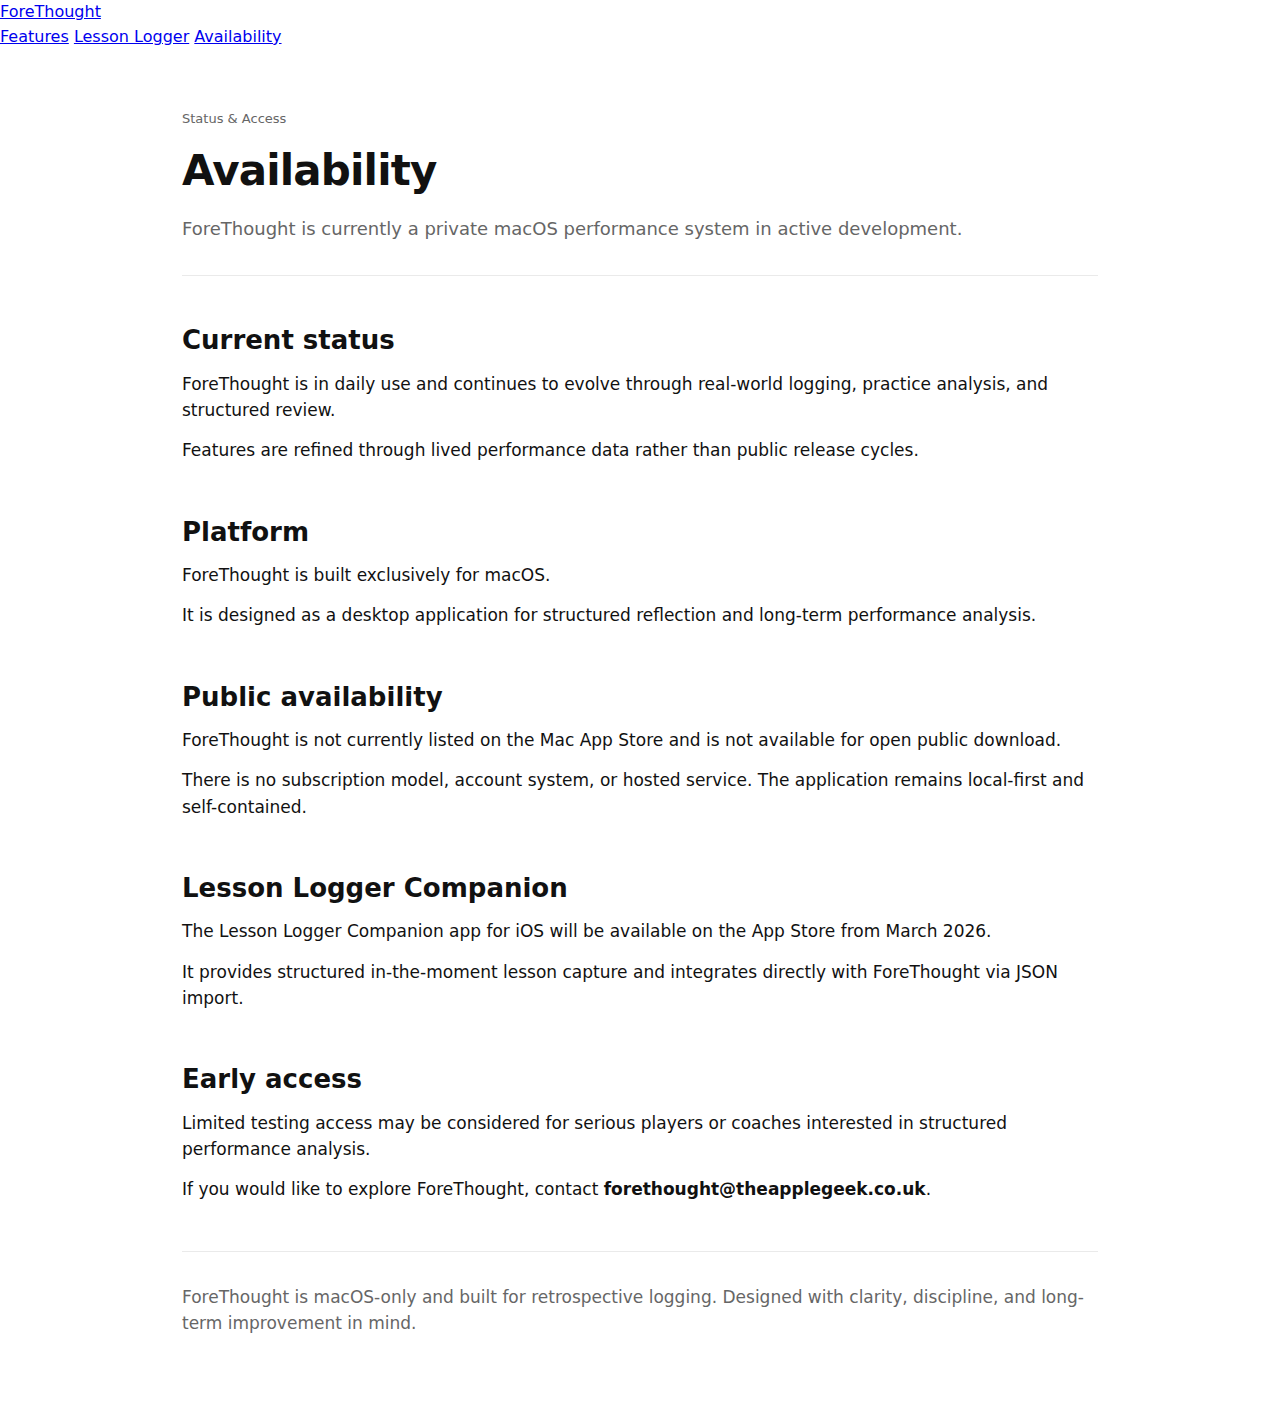
<file: availability.html>
<!doctype html>
<html lang="en">
<head>
  <meta charset="utf-8" />
  <meta name="viewport" content="width=device-width, initial-scale=1" />

  <title>ForeThought — Availability</title>
  <meta name="description" content="Availability and current status of ForeThought and Lesson Logger Companion." />

  <link rel="stylesheet" href="style.css" />
</head>

<body>

<nav class="topnav">
  <div class="nav-inner">
    <div class="nav-left">
      <a href="index.html" class="brand">ForeThought</a>
    </div>
    <div class="nav-right">
      <a href="features.html">Features</a>
      <a href="lesson-logger.html">Lesson Logger</a>
      <a href="availability.html">Availability</a>
    </div>
  </div>
</nav>

<main class="container">

<small class="muted">Status & Access</small>
<h1>Availability</h1>

<p class="lede">
ForeThought is currently a private macOS performance system in active development.
</p>

<hr/>

<section>
  <h2>Current status</h2>
  <p>
    ForeThought is in daily use and continues to evolve through real-world
    logging, practice analysis, and structured review.
  </p>
  <p>
    Features are refined through lived performance data rather than public
    release cycles.
  </p>
</section>

<section>
  <h2>Platform</h2>
  <p>
    ForeThought is built exclusively for macOS.
  </p>
  <p>
    It is designed as a desktop application for structured reflection and
    long-term performance analysis.
  </p>
</section>

<section>
  <h2>Public availability</h2>
  <p>
    ForeThought is not currently listed on the Mac App Store
    and is not available for open public download.
  </p>
  <p>
    There is no subscription model, account system, or hosted service.
    The application remains local-first and self-contained.
  </p>
</section>

<section>
  <h2>Lesson Logger Companion</h2>
  <p>
    The Lesson Logger Companion app for iOS will be available on the App Store
    from March 2026.
  </p>
  <p>
    It provides structured in-the-moment lesson capture and integrates directly
    with ForeThought via JSON import.
  </p>
</section>

<section>
  <h2>Early access</h2>
  <p>
    Limited testing access may be considered for serious players or coaches
    interested in structured performance analysis.
  </p>
  <p>
    If you would like to explore ForeThought, contact
    <strong>forethought@theapplegeek.co.uk</strong>.
  </p>
</section>

<hr/>

<p class="muted">
ForeThought is macOS-only and built for retrospective logging.
Designed with clarity, discipline, and long-term improvement in mind.
</p>

</main>

</body>
</html>
</file>
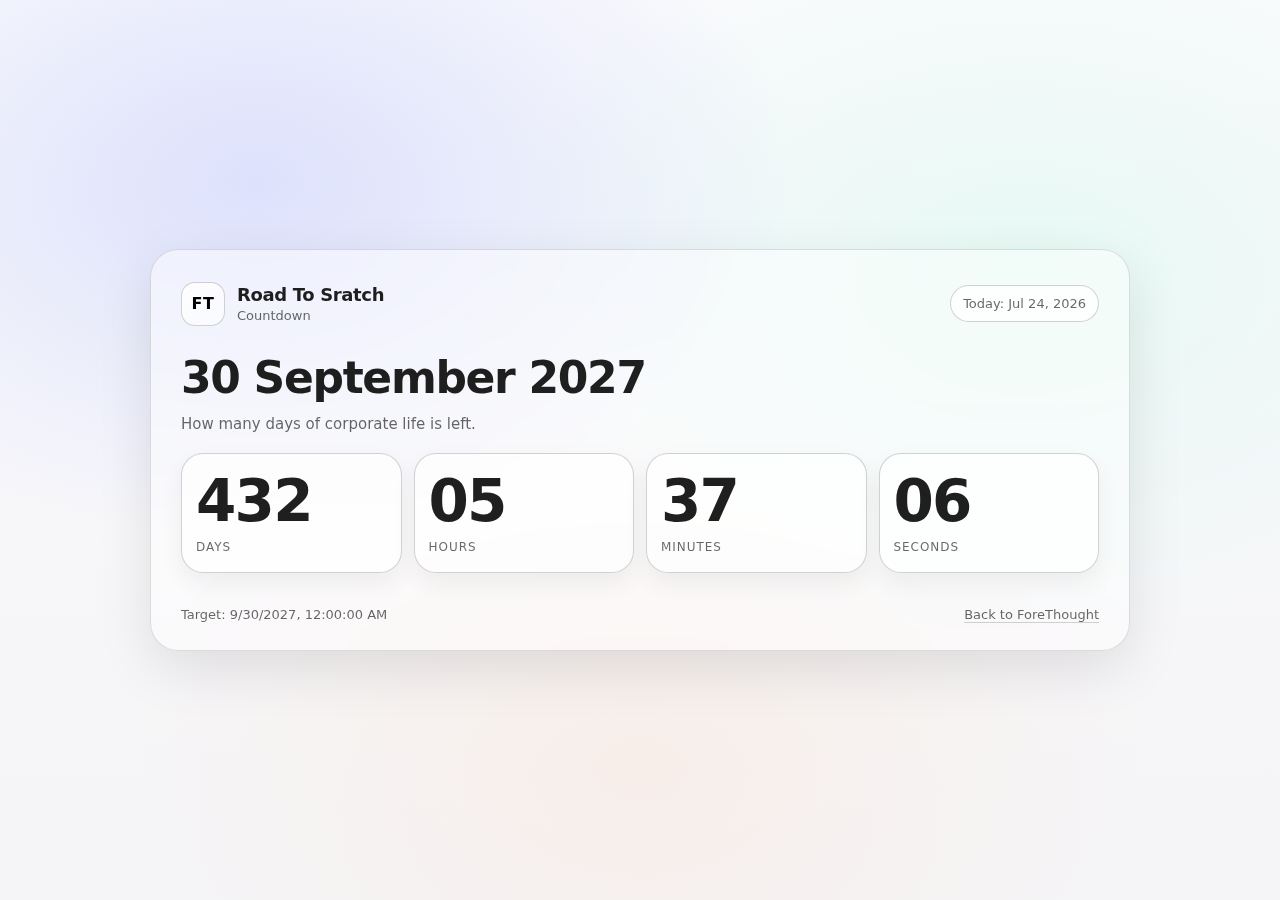
<file: countdown.html>
<!doctype html>
<html lang="en">
<head>
  <meta charset="utf-8" />
  <meta name="viewport" content="width=device-width, initial-scale=1" />
  <title>ForeThought Countdown</title>

  <style>
    :root{
      color-scheme: light dark;

      /* ForeThought-ish palette */
      --bg1: rgba(120, 140, 255, .22);
      --bg2: rgba(140, 255, 210, .16);
      --bg3: rgba(255, 180, 120, .12);

      --card: rgba(255, 255, 255, .70);
      --cardDark: rgba(20, 20, 24, .55);

      --stroke: rgba(127,127,127,.25);
      --strokeStrong: rgba(127,127,127,.35);

      --text: rgba(0,0,0,.88);
      --sub: rgba(0,0,0,.60);

      --textDark: rgba(255,255,255,.92);
      --subDark: rgba(255,255,255,.70);

      --shadow: 0 18px 55px rgba(0,0,0,.10);
      --shadowDark: 0 18px 55px rgba(0,0,0,.35);

      --radius: 22px;
    }

    * { box-sizing: border-box; }

    body{
      margin:0;
      min-height:100vh;
      display:grid;
      place-items:center;
      padding:24px;
      font-family: ui-sans-serif, system-ui, -apple-system, "SF Pro Display", "SF Pro Text", Segoe UI, Roboto, Helvetica, Arial, sans-serif;
      background:
        radial-gradient(900px 600px at 20% 20%, var(--bg1), transparent 60%),
        radial-gradient(900px 600px at 80% 30%, var(--bg2), transparent 60%),
        radial-gradient(900px 600px at 50% 85%, var(--bg3), transparent 60%),
        linear-gradient(180deg, rgba(250,250,252,1), rgba(245,245,248,1));
    }

    @media (prefers-color-scheme: dark){
      body{
        background:
          radial-gradient(900px 600px at 20% 20%, rgba(120, 140, 255, .20), transparent 60%),
          radial-gradient(900px 600px at 80% 30%, rgba(140, 255, 210, .13), transparent 60%),
          radial-gradient(900px 600px at 50% 85%, rgba(255, 180, 120, .10), transparent 60%),
          linear-gradient(180deg, rgba(10,10,12,1), rgba(14,14,18,1));
      }
    }

    .wrap{
      width:min(980px, 100%);
      border:1px solid var(--stroke);
      border-radius: calc(var(--radius) + 6px);
      padding: 26px;
      backdrop-filter: blur(14px);
      -webkit-backdrop-filter: blur(14px);
      box-shadow: var(--shadow);
      background: rgba(255,255,255,.45);
    }

    @media (prefers-color-scheme: dark){
      .wrap{
        background: rgba(18,18,22,.45);
        box-shadow: var(--shadowDark);
      }
    }

    header{
      display:flex;
      align-items:center;
      justify-content:space-between;
      gap:16px;
      padding: 6px 4px 18px;
    }

    .brand{
      display:flex;
      align-items:center;
      gap:12px;
      min-width: 0;
    }

    /* Placeholder "ForeThought" mark */
    .mark{
      width:44px;
      height:44px;
      border-radius: 14px;
      display:grid;
      place-items:center;
      font-weight: 800;
      letter-spacing: .04em;
      border: 1px solid var(--strokeStrong);
      background: linear-gradient(145deg, rgba(255,255,255,.9), rgba(255,255,255,.55));
    }

    @media (prefers-color-scheme: dark){
      .mark{
        background: linear-gradient(145deg, rgba(36,36,44,.95), rgba(18,18,22,.65));
      }
    }

    .brandText{
      display:flex;
      flex-direction:column;
      line-height: 1.1;
      min-width: 0;
    }

    .brandTitle{
      font-size: 18px;
      font-weight: 700;
      letter-spacing: -0.02em;
      color: var(--text);
      white-space: nowrap;
      overflow: hidden;
      text-overflow: ellipsis;
    }
    .brandSub{
      margin-top: 4px;
      font-size: 13px;
      color: var(--sub);
    }

    @media (prefers-color-scheme: dark){
      .brandTitle{ color: var(--textDark); }
      .brandSub{ color: var(--subDark); }
    }

    .pill{
      border: 1px solid var(--strokeStrong);
      border-radius: 999px;
      padding: 10px 12px;
      font-size: 13px;
      color: var(--sub);
      background: rgba(255,255,255,.55);
      backdrop-filter: blur(10px);
      -webkit-backdrop-filter: blur(10px);
      white-space: nowrap;
    }

    @media (prefers-color-scheme: dark){
      .pill{
        color: var(--subDark);
        background: rgba(18,18,22,.45);
      }
    }

    .hero{
      padding: 8px 4px 16px;
    }

    h1{
      margin: 0 0 10px;
      font-size: clamp(24px, 4.2vw, 44px);
      letter-spacing: -0.03em;
      color: var(--text);
    }
    p{
      margin: 0;
      color: var(--sub);
      font-size: 15px;
      line-height: 1.5;
    }
    @media (prefers-color-scheme: dark){
      h1{ color: var(--textDark); }
      p{ color: var(--subDark); }
    }

    .grid{
      display:grid;
      grid-template-columns: repeat(4, minmax(0, 1fr));
      gap: 12px;
      margin-top: 18px;
    }

    @media (max-width: 640px){
      .grid{ grid-template-columns: repeat(2, minmax(0, 1fr)); }
    }

    .card{
      border: 1px solid var(--strokeStrong);
      border-radius: var(--radius);
      padding: 18px 14px;
      background: var(--card);
      box-shadow: 0 10px 24px rgba(0,0,0,.06);
    }
    @media (prefers-color-scheme: dark){
      .card{
        background: var(--cardDark);
        box-shadow: 0 10px 24px rgba(0,0,0,.25);
      }
    }

    .num{
      font-size: clamp(26px, 6vw, 58px);
      font-weight: 800;
      letter-spacing: -0.03em;
      line-height: 1;
      color: var(--text);
    }
    .lbl{
      margin-top: 10px;
      font-size: 12px;
      letter-spacing: .08em;
      text-transform: uppercase;
      color: var(--sub);
    }
    @media (prefers-color-scheme: dark){
      .num{ color: var(--textDark); }
      .lbl{ color: var(--subDark); }
    }

    footer{
      margin-top: 18px;
      padding: 0 4px 2px;
      display:flex;
      justify-content:space-between;
      gap: 12px;
      flex-wrap: wrap;
      color: var(--sub);
      font-size: 13px;
    }
    @media (prefers-color-scheme: dark){
      footer{ color: var(--subDark); }
    }

    a{
      color: inherit;
      text-decoration: none;
      border-bottom: 1px solid rgba(127,127,127,.35);
    }
    a:hover{
      border-bottom-color: rgba(127,127,127,.60);
    }
  </style>
</head>

<body>
  <main class="wrap">
    <header>
      <div class="brand">
        <div class="mark" aria-hidden="true">FT</div>
        <div class="brandText">
          <div class="brandTitle">Road To Sratch</div>
          <div class="brandSub">Countdown</div>
        </div>
      </div>

      <div class="pill" id="todayPill">Today: …</div>
    </header>

    <section class="hero">
      <h1>30 September 2027</h1>
      <p>How many days of corporate life is left.</p>

      <div class="grid" aria-label="Countdown">
        <div class="card"><div class="num" id="days">—</div><div class="lbl">Days</div></div>
        <div class="card"><div class="num" id="hours">—</div><div class="lbl">Hours</div></div>
        <div class="card"><div class="num" id="minutes">—</div><div class="lbl">Minutes</div></div>
        <div class="card"><div class="num" id="seconds">—</div><div class="lbl">Seconds</div></div>
      </div>
    </section>

    <footer>
      <div id="targetLine">Target: …</div>
      <div><a href="/" aria-label="Back to site">Back to ForeThought</a></div>
    </footer>
  </main>

  <script>
    // Target date: 30 September 2027 at 00:00:00 local time
    const target = new Date(2027, 8, 30, 0, 0, 0); // months are 0-based (8 = September)

    const el = {
      days: document.getElementById("days"),
      hours: document.getElementById("hours"),
      minutes: document.getElementById("minutes"),
      seconds: document.getElementById("seconds"),
      todayPill: document.getElementById("todayPill"),
      targetLine: document.getElementById("targetLine"),
    };

    const pad2 = (n) => String(n).padStart(2, "0");

    function tick(){
      const now = new Date();
      let diffMs = target - now;

      el.todayPill.textContent = `Today: ${now.toLocaleDateString(undefined, { year: "numeric", month: "short", day: "2-digit" })}`;
      el.targetLine.textContent = `Target: ${target.toLocaleString()}`;

      if (diffMs <= 0){
        el.days.textContent = "0";
        el.hours.textContent = "00";
        el.minutes.textContent = "00";
        el.seconds.textContent = "00";
        el.targetLine.textContent = "It’s here 🎉";
        return;
      }

      const totalSeconds = Math.floor(diffMs / 1000);
      const days = Math.floor(totalSeconds / 86400);
      const hours = Math.floor((totalSeconds % 86400) / 3600);
      const minutes = Math.floor((totalSeconds % 3600) / 60);
      const seconds = totalSeconds % 60;

      el.days.textContent = days;
      el.hours.textContent = pad2(hours);
      el.minutes.textContent = pad2(minutes);
      el.seconds.textContent = pad2(seconds);
    }

    tick();
    setInterval(tick, 1000);
  </script>
</body>
</html>
</file>
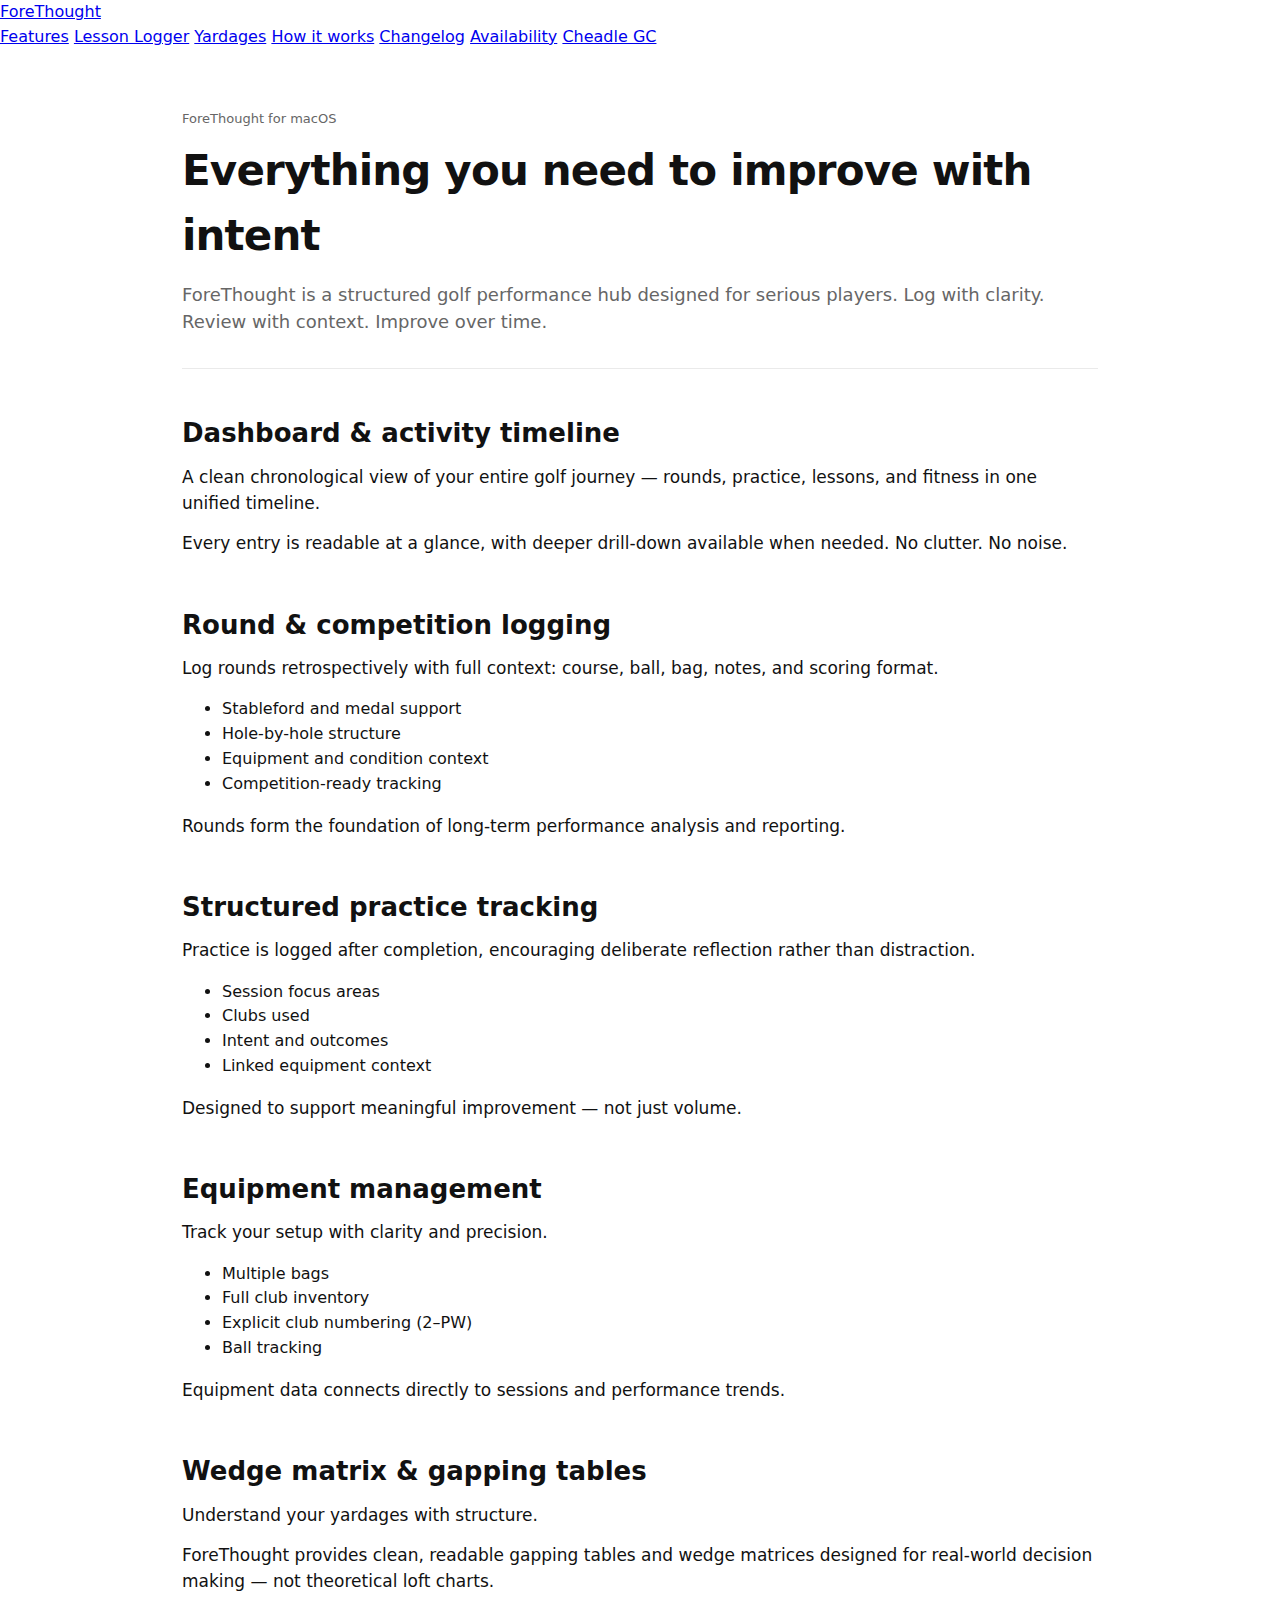
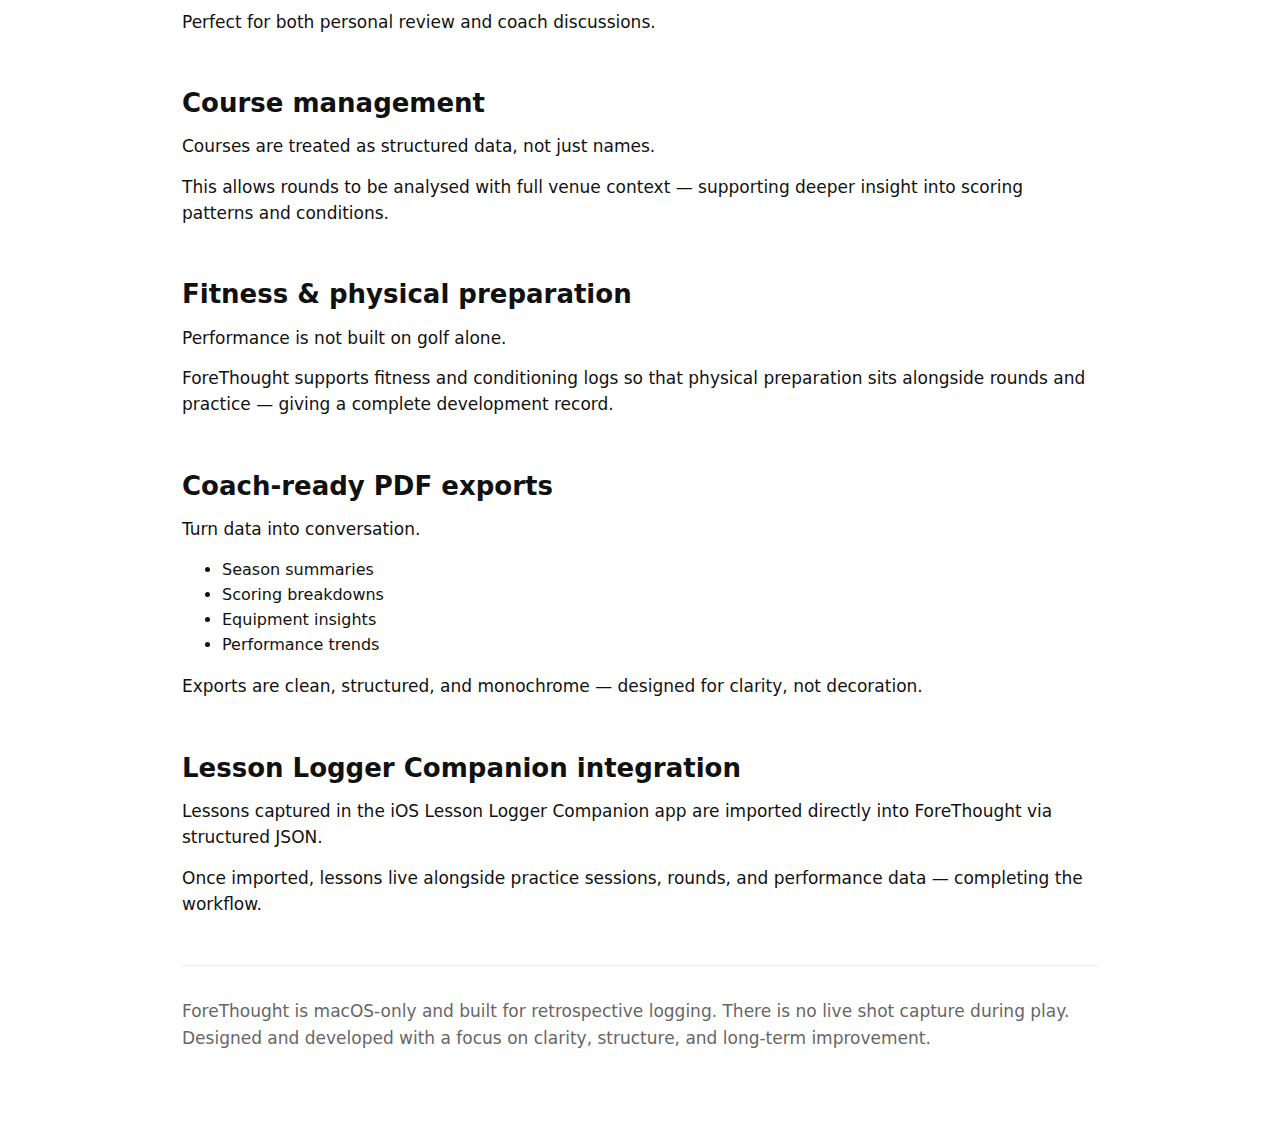
<file: features.html>
<!doctype html>
<html lang="en">
<head>
  <meta charset="utf-8" />
  <meta name="viewport" content="width=device-width, initial-scale=1" />

  <title>ForeThought — Features</title>
  <meta name="description" content="Explore the features of ForeThought, the macOS-native golf performance hub built for structured reflection and long-term improvement." />

  <link rel="stylesheet" href="style.css" />
</head>

<body>

<nav class="topnav">
  <div class="nav-inner">
    <div class="nav-left">
      <a href="index.html" class="brand">ForeThought</a>
    </div>
    <div class="nav-right">
      <a href="features.html">Features</a>
      <a href="lesson-logger.html">Lesson Logger</a>
      <a href="yardagebook.html">Yardages</a>
      <a href="how-it-works.html">How it works</a>
      <a href="changelog.html">Changelog</a>
      <a href="availability.html">Availability</a>
      <a href="cheadle.html">Cheadle GC</a>
    </div>
  </div>
</nav>

<div class="container">

<small class="muted">ForeThought for macOS</small>
<h1>Everything you need to improve with intent</h1>

<p class="lede">
ForeThought is a structured golf performance hub designed for serious players.
Log with clarity. Review with context. Improve over time.
</p>

<hr/>

<!-- DASHBOARD -->
<section>
<h2>Dashboard & activity timeline</h2>
<p>
A clean chronological view of your entire golf journey — rounds, practice,
lessons, and fitness in one unified timeline.
</p>
<p>
Every entry is readable at a glance, with deeper drill-down available when needed.
No clutter. No noise.
</p>
</section>

<!-- ROUNDS -->
<section>
<h2>Round & competition logging</h2>
<p>
Log rounds retrospectively with full context: course, ball, bag, notes,
and scoring format.
</p>
<ul>
  <li>Stableford and medal support</li>
  <li>Hole-by-hole structure</li>
  <li>Equipment and condition context</li>
  <li>Competition-ready tracking</li>
</ul>
<p>
Rounds form the foundation of long-term performance analysis and reporting.
</p>
</section>

<!-- PRACTICE -->
<section>
<h2>Structured practice tracking</h2>
<p>
Practice is logged after completion, encouraging deliberate reflection
rather than distraction.
</p>
<ul>
  <li>Session focus areas</li>
  <li>Clubs used</li>
  <li>Intent and outcomes</li>
  <li>Linked equipment context</li>
</ul>
<p>
Designed to support meaningful improvement — not just volume.
</p>
</section>

<!-- EQUIPMENT -->
<section>
<h2>Equipment management</h2>
<p>
Track your setup with clarity and precision.
</p>
<ul>
  <li>Multiple bags</li>
  <li>Full club inventory</li>
  <li>Explicit club numbering (2–PW)</li>
  <li>Ball tracking</li>
</ul>
<p>
Equipment data connects directly to sessions and performance trends.
</p>
</section>

<!-- GAPPING -->
<section>
<h2>Wedge matrix & gapping tables</h2>
<p>
Understand your yardages with structure.
</p>
<p>
ForeThought provides clean, readable gapping tables and wedge matrices
designed for real-world decision making — not theoretical loft charts.
</p>
<p>
Perfect for both personal review and coach discussions.
</p>
</section>

<!-- COURSE -->
<section>
<h2>Course management</h2>
<p>
Courses are treated as structured data, not just names.
</p>
<p>
This allows rounds to be analysed with full venue context —
supporting deeper insight into scoring patterns and conditions.
</p>
</section>

<!-- FITNESS -->
<section>
<h2>Fitness & physical preparation</h2>
<p>
Performance is not built on golf alone.
</p>
<p>
ForeThought supports fitness and conditioning logs so that physical preparation
sits alongside rounds and practice — giving a complete development record.
</p>
</section>

<!-- REPORTS -->
<section>
<h2>Coach-ready PDF exports</h2>
<p>
Turn data into conversation.
</p>
<ul>
  <li>Season summaries</li>
  <li>Scoring breakdowns</li>
  <li>Equipment insights</li>
  <li>Performance trends</li>
</ul>
<p>
Exports are clean, structured, and monochrome — designed for clarity,
not decoration.
</p>
</section>

<!-- LESSON LOGGER -->
<section>
<h2>Lesson Logger Companion integration</h2>
<p>
Lessons captured in the iOS Lesson Logger Companion app
are imported directly into ForeThought via structured JSON.
</p>
<p>
Once imported, lessons live alongside practice sessions,
rounds, and performance data — completing the workflow.
</p>
</section>

<hr/>

<p class="muted">
ForeThought is macOS-only and built for retrospective logging.
There is no live shot capture during play.
Designed and developed with a focus on clarity, structure,
and long-term improvement.
</p>

</div>
</body>
</html>
</file>
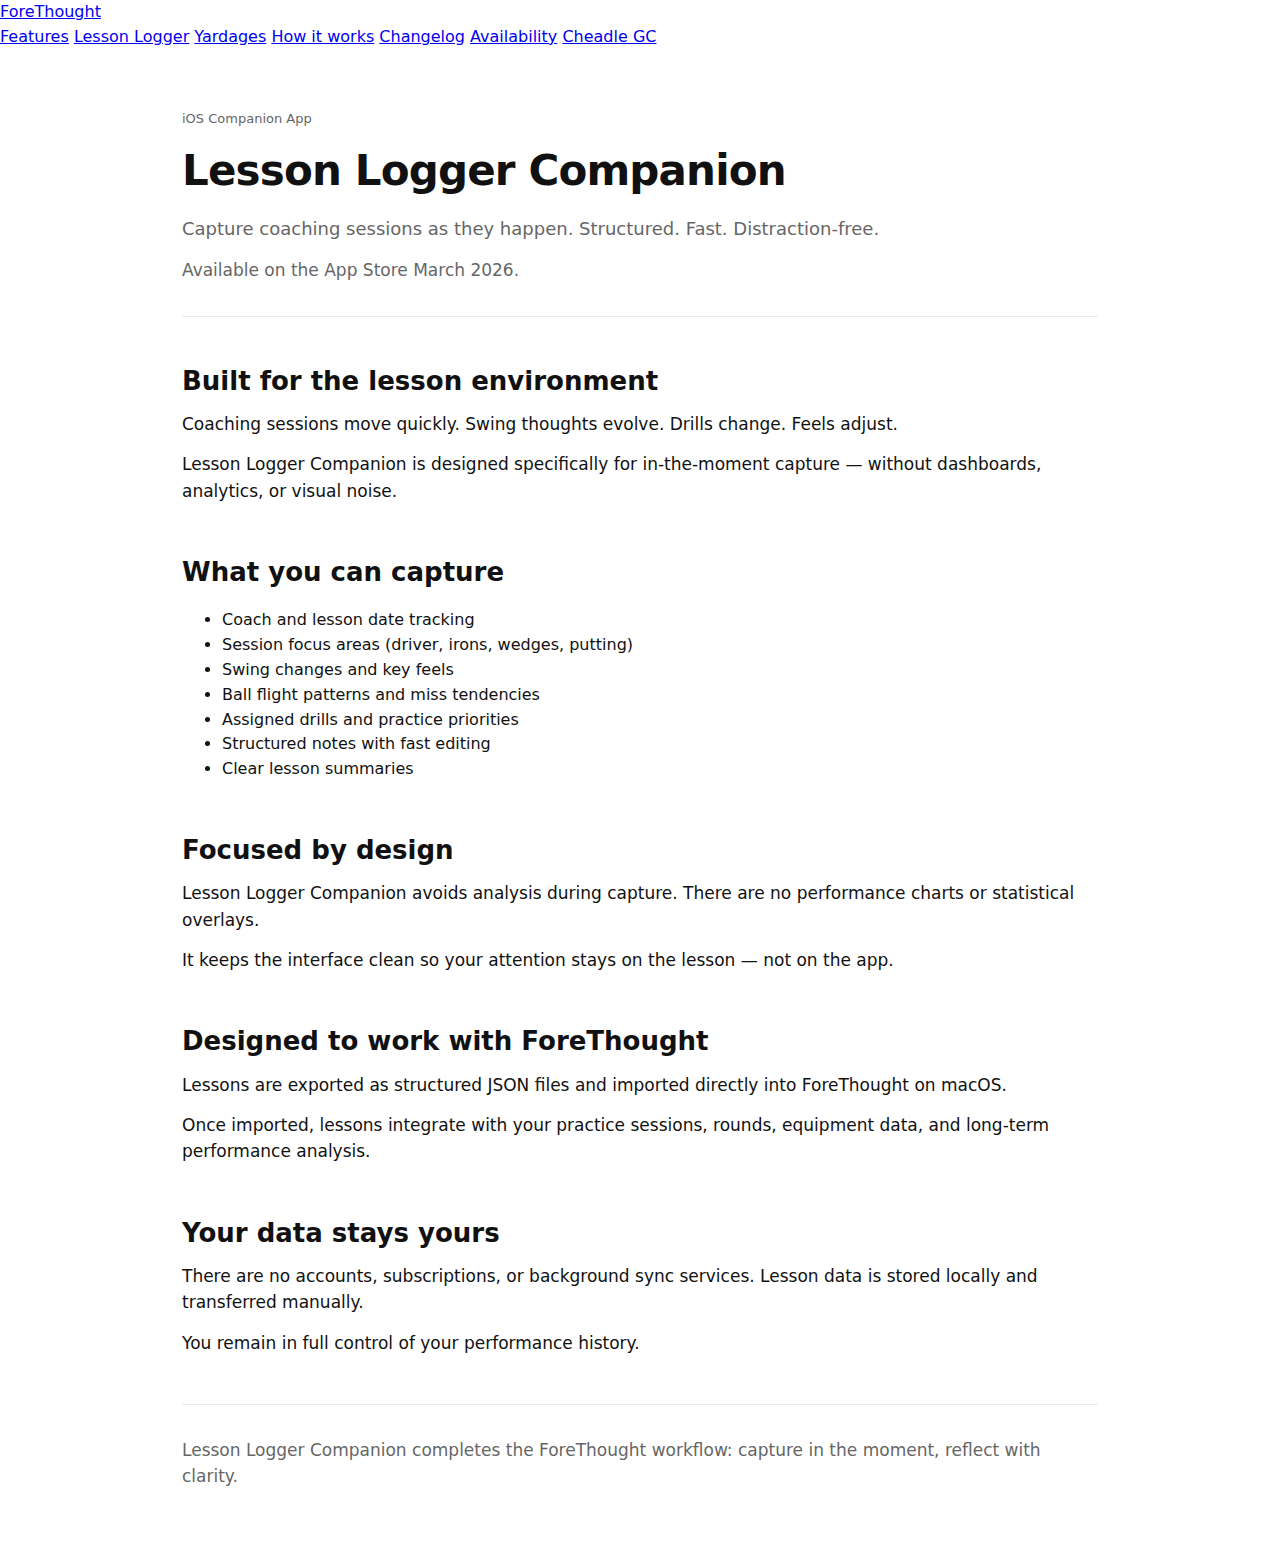
<file: lesson-logger.html>
<!doctype html>
<html lang="en">
<head>
  <meta charset="utf-8" />
  <meta name="viewport" content="width=device-width, initial-scale=1" />

  <title>Lesson Logger Companion — iOS Coaching Capture for ForeThought</title>
  <meta name="description" content="Lesson Logger Companion is a focused iOS app for capturing golf coaching sessions in the moment. Designed to integrate seamlessly with ForeThought on macOS." />

  <link rel="stylesheet" href="style.css" />
</head>

<body>

<nav class="topnav">
  <div class="nav-inner">
    <div class="nav-left">
      <a href="index.html" class="brand">ForeThought</a>
    </div>
    <div class="nav-right">
      <a href="features.html">Features</a>
      <a href="lesson-logger.html">Lesson Logger</a>
      <a href="yardagebook.html">Yardages</a>
      <a href="how-it-works.html">How it works</a>
      <a href="changelog.html">Changelog</a>
      <a href="availability.html">Availability</a>
      <a href="cheadle.html">Cheadle GC</a>
    </div>
  </div>
</nav>

<main class="container">

  <!-- HERO -->
  <small class="muted">iOS Companion App</small>
  <h1>Lesson Logger Companion</h1>

  <p class="lede">
    Capture coaching sessions as they happen.
    Structured. Fast. Distraction-free.
  </p>

  <p class="muted">
    Available on the App Store March 2026.
  </p>

  <hr/>

  <!-- PURPOSE -->
  <section>
    <h2>Built for the lesson environment</h2>
    <p>
      Coaching sessions move quickly. Swing thoughts evolve.
      Drills change. Feels adjust.
    </p>
    <p>
      Lesson Logger Companion is designed specifically for in-the-moment capture —
      without dashboards, analytics, or visual noise.
    </p>
  </section>

  <!-- FEATURES -->
  <section>
    <h2>What you can capture</h2>

    <ul>
      <li>Coach and lesson date tracking</li>
      <li>Session focus areas (driver, irons, wedges, putting)</li>
      <li>Swing changes and key feels</li>
      <li>Ball flight patterns and miss tendencies</li>
      <li>Assigned drills and practice priorities</li>
      <li>Structured notes with fast editing</li>
      <li>Clear lesson summaries</li>
    </ul>
  </section>

  <!-- DESIGN PHILOSOPHY -->
  <section>
    <h2>Focused by design</h2>
    <p>
      Lesson Logger Companion avoids analysis during capture.
      There are no performance charts or statistical overlays.
    </p>
    <p>
      It keeps the interface clean so your attention stays on the lesson —
      not on the app.
    </p>
  </section>

  <!-- WORKFLOW -->
  <section>
    <h2>Designed to work with ForeThought</h2>
    <p>
      Lessons are exported as structured JSON files and imported directly into
      ForeThought on macOS.
    </p>
    <p>
      Once imported, lessons integrate with your practice sessions, rounds,
      equipment data, and long-term performance analysis.
    </p>
  </section>

  <!-- DATA OWNERSHIP -->
  <section>
    <h2>Your data stays yours</h2>
    <p>
      There are no accounts, subscriptions, or background sync services.
      Lesson data is stored locally and transferred manually.
    </p>
    <p>
      You remain in full control of your performance history.
    </p>
  </section>

  <hr/>

  <p class="muted">
    Lesson Logger Companion completes the ForeThought workflow:
    capture in the moment, reflect with clarity.
  </p>

</main>

</body>
</html>
</file>
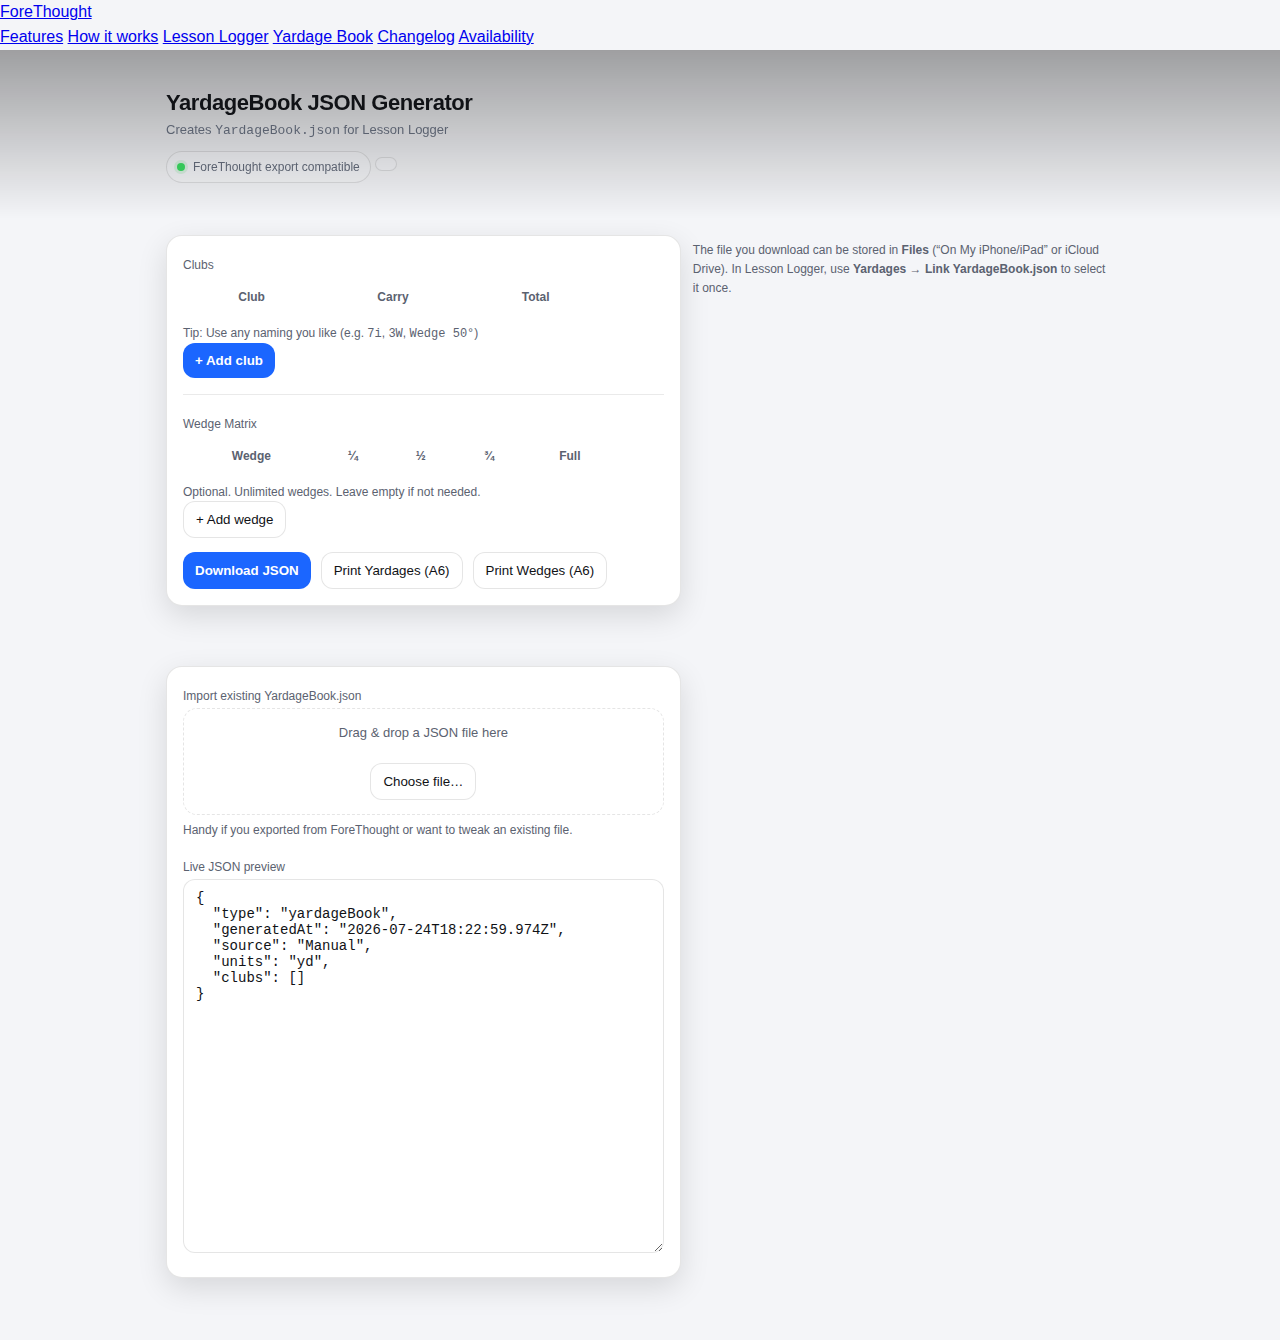
<file: yardagebook.html>
<!doctype html>
<html lang="en">
<head>
  <meta charset="utf-8" />
  <meta name="viewport" content="width=device-width, initial-scale=1" />

  <title>ForeThought — YardageBook JSON Generator</title>
  <meta name="description" content="Lesson Logger Companion — in-the-moment lesson capture for ForeThought." />

  <link rel="stylesheet" href="style.css" />
</head>

<body>

  <!-- Top navigation -->
  <nav class="topnav">
    <div class="nav-inner">
      <div class="nav-left">
        <a href="index.html" class="brand">ForeThought</a>
      </div>
      <div class="nav-right">
        <a href="features.html">Features</a>
        <a href="how-it-works.html">How it works</a>
        <a href="lesson-logger.html">Lesson Logger</a>
        <a href="yardagebook.html">Yardage Book</a>
        <a href="changelog.html">Changelog</a>
        <a href="availability.html">Availability</a>
      </div>
    </div>
  </nav>

<style>
:root{
  --bg:#0b0c0f;
  --card:#12141a;
  --muted:#8a90a0;
  --text:#eef0f6;
  --border:rgba(255,255,255,.10);
  --shadow:0 10px 30px rgba(0,0,0,.35);
  --accent:#2d7dff;
  --danger:#ff4d4d;
  --ok:#35c759;
  --mono:ui-monospace,SFMono-Regular,Menlo,Consolas,monospace;
  --sans:-apple-system,BlinkMacSystemFont,"SF Pro Text","Segoe UI",Roboto,Helvetica,Arial,sans-serif;
}
@media (prefers-color-scheme: light){
  :root{
    --bg:#f4f5f8;--card:#fff;--muted:#5b6270;--text:#101216;
    --border:rgba(0,0,0,.10);--shadow:0 10px 30px rgba(0,0,0,.12);
    --accent:#1b66ff;
  }
}
*{box-sizing:border-box}
body{margin:0;font-family:var(--sans);background:var(--bg);color:var(--text)}
header{position:sticky;top:0;padding:20px 16px;background:linear-gradient(to bottom,rgba(0,0,0,.35),transparent);backdrop-filter:blur(10px)}
.wrap{max-width:980px;margin:0 auto;padding:16px}
h1{margin:0;font-size:22px}
.sub{color:var(--muted);font-size:13px}
.card{background:var(--card);border:1px solid var(--border);border-radius:16px;box-shadow:var(--shadow);padding:16px}
.grid{display:grid;gap:12px}
@media(min-width:900px){.grid{grid-template-columns:1.1fr .9fr}}
.row{display:flex;gap:12px;flex-wrap:wrap}
label{font-size:12px;color:var(--muted)}
input,textarea{
  width:100%;border-radius:12px;border:1px solid var(--border);
  background:rgba(255,255,255,.03);color:var(--text);
  padding:10px 12px;font-size:14px
}
button{
  border:1px solid var(--border);
  background:rgba(255,255,255,.06);
  color:var(--text);
  padding:10px 12px;border-radius:12px;cursor:pointer
}
button.primary{background:var(--accent);border:none;color:#fff;font-weight:600}
button.danger{background:rgba(255,77,77,.15);border-color:rgba(255,77,77,.35)}
table{width:100%;border-collapse:collapse;border:1px solid var(--border);border-radius:14px;overflow:hidden}
th,td{padding:10px;border-bottom:1px solid var(--border)}
th{font-size:12px;color:var(--muted)}
.mono{font-family:var(--mono)}
.hint{font-size:12px;color:var(--muted);margin-top:6px}
.btnRow{display:flex;gap:10px;flex-wrap:wrap;margin-top:14px}
.drop{
  border:1px dashed var(--border);
  border-radius:14px;
  padding:14px;
  text-align:center;
  font-size:13px;
  color:var(--muted);
}
.drop.drag{border-color:var(--accent);background:rgba(45,125,255,.12);color:var(--text)}

@media print{
  @page{size:A6 portrait;margin:8mm}
  body{background:#fff;color:#000}
  header,.btnRow,.hint,.drop{display:none!important}
  .card{box-shadow:none;border:none;padding:0}
  th,td{font-size:12px;color:#000}
  body[data-print="yardages"] .wedge{display:none}
  body[data-print="wedges"] .yardages{display:none}
}
.compat{
  display:inline-flex;
  align-items:center;
  gap:8px;
  margin-top:10px;
  padding:6px 10px;
  border-radius:999px;
  font-size:12px;
  color:var(--muted);
  border:1px solid var(--border);
  background:rgba(255,255,255,.04);
}

.compat .dot{
  width:8px;
  height:8px;
  border-radius:50%;
  background:var(--ok);
  box-shadow:0 0 0 3px rgba(53,199,89,.15);
}
</style>
</head>

<body>
<header>
  <div class="wrap">
    <h1>YardageBook JSON Generator</h1>
    <div class="sub">Creates <span class="mono">YardageBook.json</span> for Lesson Logger</div>

    <div class="compat">
      <span class="dot"></span>
      ForeThought export compatible
    </div>
    <div class="compat" title="This file format is identical to ForeThought exports and can be used interchangeably in Lesson Logger.">
  </div>
</header>

<main class="wrap">
<div class="grid">

<!-- LEFT -->
<section class="card">

  <label>Clubs</label>
  <table class="yardages">
    <thead><tr><th>Club</th><th>Carry</th><th>Total</th><th></th></tr></thead>
    <tbody id="clubBody"></tbody>
  </table>
  <div class="hint">Tip: Use any naming you like (e.g. <span class="mono">7i</span>, <span class="mono">3W</span>, <span class="mono">Wedge 50°</span>)</div>
  <button id="addClub" class="primary">+ Add club</button>

  <hr style="margin:16px 0">

  <label>Wedge Matrix</label>
  <table class="wedge">
    <thead>
      <tr><th>Wedge</th><th>¼</th><th>½</th><th>¾</th><th>Full</th><th></th></tr>
    </thead>
    <tbody id="wedgeBody"></tbody>
  </table>
  <div class="hint">Optional. Unlimited wedges. Leave empty if not needed.</div>
  <button id="addWedge">+ Add wedge</button>

  <div class="btnRow">
    <button class="primary" id="download">Download JSON</button>
    <button onclick="printYardages()">Print Yardages (A6)</button>
    <button onclick="printWedges()">Print Wedges (A6)</button>
  </div>
</section>
<section>
    <div class="hint">
        The file you download can be stored in <b>Files</b> (“On My iPhone/iPad” or iCloud Drive).
        In Lesson Logger, use <b>Yardages → Link YardageBook.json</b> to select it once.
      </div>
    </section>
<!-- RIGHT -->
<section class="card">

  <label>Import existing YardageBook.json</label>
  <div class="drop" id="dropZone">
    Drag & drop a JSON file here<br><br>
    <button id="importBtn">Choose file…</button>
    <input id="importFile" type="file" accept="application/json" hidden>
  </div>
  <div class="hint">
    Handy if you exported from ForeThought or want to tweak an existing file.
  </div>

  <div style="margin-top:14px">
    <label>Live JSON preview</label>
    <textarea id="preview" rows="22" class="mono" readonly></textarea>
  </div>

</section>

</div>
</main>

<script>
let state={ clubs:[], wedgeMatrix:[] };

function render(){
  clubBody.innerHTML="";
  state.clubs.forEach((c,i)=>{
    clubBody.innerHTML+=`
      <tr>
        <td><input value="${c.name||""}" oninput="state.clubs[${i}].name=this.value;sync()"></td>
        <td><input value="${c.carry||""}" oninput="state.clubs[${i}].carry=+this.value;sync()"></td>
        <td><input value="${c.total||""}" oninput="state.clubs[${i}].total=+this.value;sync()"></td>
        <td><button onclick="state.clubs.splice(${i},1);render();sync()">✕</button></td>
      </tr>`;
  });

  wedgeBody.innerHTML="";
  state.wedgeMatrix.forEach((w,i)=>{
    wedgeBody.innerHTML+=`
      <tr>
        <td><input value="${w.name||""}" oninput="w.name=this.value;sync()"></td>
        <td><input value="${w.q||""}" oninput="w.q=+this.value;sync()"></td>
        <td><input value="${w.h||""}" oninput="w.h=+this.value;sync()"></td>
        <td><input value="${w.tq||""}" oninput="w.tq=+this.value;sync()"></td>
        <td><input value="${w.f||""}" oninput="w.f=+this.value;sync()"></td>
        <td><button onclick="state.wedgeMatrix.splice(${i},1);render();sync()">✕</button></td>
      </tr>`;
  });

  sync();
}

function buildJSON(){
  const j={
    type:"yardageBook",
    generatedAt:new Date().toISOString(),
    source:"Manual",
    units:"yd",
    clubs:state.clubs.filter(c=>c.name)
  };
  if(state.wedgeMatrix.length){
    j.wedgeMatrix=state.wedgeMatrix.map(w=>({
      name:w.name,
      swings:{ quarter:w.q, half:w.h, threeQuarter:w.tq, full:w.f }
    }));
  }
  return j;
}

function sync(){
  preview.value=JSON.stringify(buildJSON(),null,2);
}

addClub.onclick=()=>{ state.clubs.push({}); render(); };
addWedge.onclick=()=>{ state.wedgeMatrix.push({}); render(); };

download.onclick=()=>{
  const b=new Blob([JSON.stringify(buildJSON(),null,2)],{type:"application/json"});
  const a=document.createElement("a");
  a.href=URL.createObjectURL(b);
  a.download="YardageBook.json";
  a.click();
};

function printYardages(){document.body.dataset.print="yardages";window.print();delete document.body.dataset.print;}
function printWedges(){document.body.dataset.print="wedges";window.print();delete document.body.dataset.print;}

importBtn.onclick=()=>importFile.click();
importFile.onchange=async e=>{
  const t=await e.target.files[0].text();
  const o=JSON.parse(t);
  state.clubs=o.clubs||[];
  state.wedgeMatrix=(o.wedgeMatrix||[]).map(w=>({
    name:w.name,q:w.swings.quarter,h:w.swings.half,tq:w.swings.threeQuarter,f:w.swings.full
  }));
  render();
};

dropZone.ondragover=e=>{e.preventDefault();dropZone.classList.add("drag")};
dropZone.ondragleave=()=>dropZone.classList.remove("drag");
dropZone.ondrop=async e=>{
  e.preventDefault();dropZone.classList.remove("drag");
  const t=await e.dataTransfer.files[0].text();
  importFile.onchange({ target:{ files:[{ text:()=>Promise.resolve(t) }] }});
};

render();
</script>
</body>
</html>
</file>
<file: style.css>
:root{
  --bg: #ffffff;
  --text: #111111;
  --muted: #666666;
  --line: #eaeaea;
}

*{
  box-sizing: border-box;
}

html, body{
  margin: 0;
  padding: 0;
  background: var(--bg);
  color: var(--text);
  font-family: system-ui, -apple-system, BlinkMacSystemFont,
               "Segoe UI", Roboto, Helvetica, Arial, sans-serif;
  line-height: 1.55;
}

.container{
  max-width: 960px;
  margin: 0 auto;
  padding: 56px 22px;
}

h1{
  font-size: 42px;
  letter-spacing: -0.02em;
  margin: 8px 0 12px 0;
}

h2{
  font-size: 26px;
  margin: 44px 0 10px 0;
}

p{
  font-size: 17px;
  margin: 0 0 14px 0;
}

.lede{
  font-size: 18px;
  color: var(--muted);
}

small{
  font-size: 13px;
}

.muted{
  color: var(--muted);
}

hr{
  border: none;
  border-top: 1px solid var(--line);
  margin: 32px 0;
}

section{
  margin-bottom: 48px;
}

img.screenshot{
  width: 100%;
  border-radius: 14px;
  border: 1px solid var(--line);
  box-shadow: 0 12px 28px rgba(0,0,0,0.10);
  margin-top: 16px;
}
</file>
